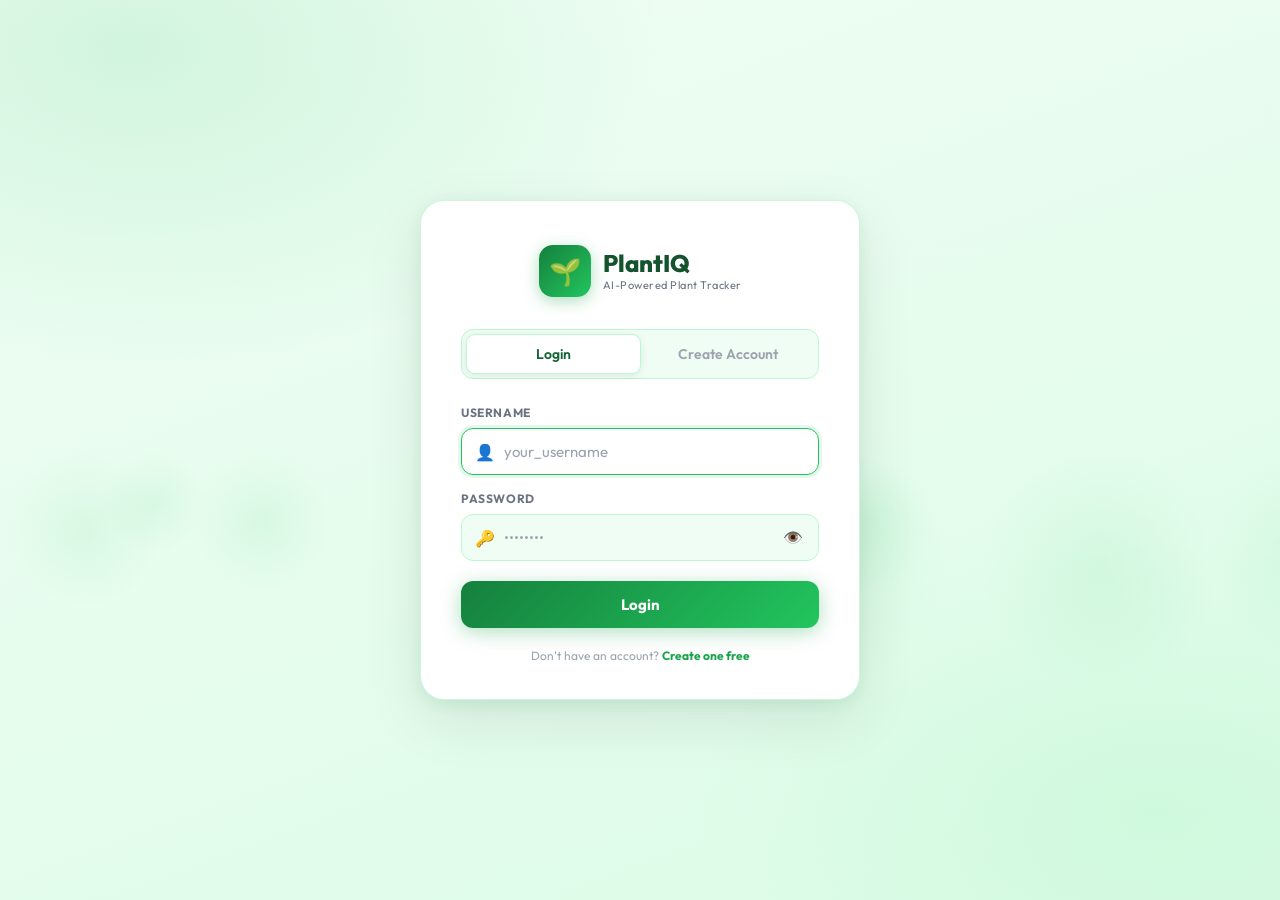
<file: index.html>
<!DOCTYPE html>
<html lang="en">

<head>
  <meta charset="UTF-8" />
  <meta name="viewport" content="width=device-width, initial-scale=1.0" />
  <meta name="description"
    content="Plant Tracking Dashboard — Real-time soil moisture, harvest alerts, AI-powered irrigation and fertilizer recommendations for your plants." />
  <title>PlantIQ — Smart Plant Tracking Dashboard</title>
  <link rel="preconnect" href="https://fonts.googleapis.com" />
  <link rel="preconnect" href="https://fonts.gstatic.com" crossorigin />
  <link
    href="https://fonts.googleapis.com/css2?family=Inter:wght@300;400;500;600;700;800&family=Outfit:wght@400;500;600;700;800&display=swap"
    rel="stylesheet" />
  <link rel="stylesheet" href="style.css" />
  <!-- Auth guard: must run before render -->
  <script src="auth.js"></script>
  <script>if (!window.Auth || !Auth.isLoggedIn()) { window.location.replace('login.html'); }</script>
</head>

<body>

  <!-- Animated background particles -->
  <div class="bg-particles" id="bgParticles"></div>

  <!-- ===== SIDEBAR ===== -->
  <aside class="sidebar" id="sidebar">
    <div class="sidebar-logo">
      <div class="logo-icon">🌿</div>
      <span class="logo-text">PlantIQ</span>
    </div>

    <nav class="sidebar-nav">
      <a href="#" class="nav-item active" data-section="dashboard" id="navDashboard">
        <span class="nav-icon">📊</span>
        <span class="nav-label">Dashboard</span>
      </a>
      <a href="#" class="nav-item" data-section="soil" id="navSoil">
        <span class="nav-icon">🌱</span>
        <span class="nav-label">Soil Monitor</span>
      </a>
      <a href="#" class="nav-item" data-section="alerts" id="navAlerts">
        <span class="nav-icon">🔔</span>
        <span class="nav-label">Alerts</span>
        <span class="nav-badge" id="alertBadge">0</span>
      </a>
      <a href="#" class="nav-item" data-section="harvest" id="navHarvest">
        <span class="nav-icon">🌾</span>
        <span class="nav-label">Harvest</span>
      </a>
      <a href="#" class="nav-item" data-section="diary" id="navDiary">
        <span class="nav-icon">📔</span>
        <span class="nav-label">Diary</span>
        <span class="nav-badge" id="diaryBadge" style="display:none">0</span>
      </a>
    </nav>

    <div class="sidebar-footer">
      <div class="last-updated" id="lastUpdated">
        <span class="lu-icon">🕐</span>
        <span class="lu-text">Not synced yet</span>
      </div>
    </div>
  </aside>

  <!-- ===== MAIN CONTENT ===== -->
  <main class="main-content">

    <!-- TOP BAR -->
    <header class="topbar">
      <div class="topbar-left">
        <button class="menu-toggle" id="menuToggle" aria-label="Toggle sidebar">☰</button>
        <div class="page-title">
          <h1 id="pageTitle">Dashboard</h1>
          <span class="page-subtitle" id="pageSubtitle">Monitor your plants in real-time</span>
        </div>
      </div>
      <div class="topbar-right">
        <!-- Plant Selector Dropdown -->
        <div class="dropdown-wrap" id="plantDropdownWrap">
          <label class="dropdown-label">🌿 Plant Type</label>
          <div class="custom-select" id="plantSelectWrapper">
            <div class="select-selected" id="plantSelected">Tomatoes</div>
            <div class="select-options" id="plantOptions">
              <div class="select-option active" data-value="tomato">🍅 Tomatoes</div>
              <div class="select-option" data-value="pepper">🌶️ Peppers</div>
              <div class="select-option" data-value="lettuce">🥬 Lettuce</div>
              <div class="select-option" data-value="wheat">🌾 Wheat</div>
              <div class="select-option" data-value="corn">🌽 Corn</div>
              <div class="select-option" data-value="rice">🌾 Rice</div>
              <div class="select-option" data-value="herbs">🌿 Herbs</div>
            </div>
          </div>
        </div>

        <!-- Soil Selector Dropdown -->
        <div class="dropdown-wrap" id="soilDropdownWrap">
          <label class="dropdown-label">🪨 Soil Type</label>
          <div class="custom-select" id="soilSelectWrapper">
            <div class="select-selected" id="soilSelected">Loamy</div>
            <div class="select-options" id="soilOptions">
              <div class="select-option active" data-value="loamy">🟤 Loamy</div>
              <div class="select-option" data-value="sandy">🟡 Sandy</div>
              <div class="select-option" data-value="clay">🔴 Clay</div>
              <div class="select-option" data-value="silty">⚫ Silty</div>
              <div class="select-option" data-value="peaty">🟢 Peaty</div>
              <div class="select-option" data-value="chalky">⚪ Chalky</div>
            </div>
          </div>
        </div>

        <!-- Manual Weather Entry Button -->
        <button class="geo-btn" id="geoBtn" title="Enter your local weather data manually">
          <span class="geo-icon" id="geoIcon">🌤️</span>
          <span class="geo-text" id="geoBtnText">Enter Weather</span>
          <span class="geo-pulse" id="geoPulse"></span>
        </button>

        <!-- User Badge -->
        <div class="user-badge" id="userBadge">
          <span class="user-avatar">👤</span>
          <span class="user-name" id="userNameDisplay">User</span>
          <button class="logout-btn" id="logoutBtn" title="Logout"
            onclick="if(window.Auth){ Auth.logout(); }">Logout</button>
        </div>
      </div>
    </header>

    <!-- CONTENT SECTIONS -->
    <div class="content-body">

      <!-- ===== DASHBOARD SECTION ===== -->
      <section class="section active" id="sectionDashboard">

        <!-- Location Banner -->
        <div class="location-banner" id="locationBanner" style="display:none">
          <span class="loc-icon">🌍</span>
          <span class="loc-text" id="locationText">Weather data entered</span>
          <div class="loc-coords" id="locationCoords"></div>
          <button class="loc-edit-btn" id="locEditBtn" title="Edit weather data">✏️ Edit</button>
        </div>

        <!-- Weather Cards Row -->
        <div class="weather-row" id="weatherRow" style="display:none">
          <div class="weather-card" id="wc-temp">
            <div class="wc-icon">🌡️</div>
            <div class="wc-value" id="wTemp">--</div>
            <div class="wc-label">Temperature</div>
          </div>
          <div class="weather-card" id="wc-humidity">
            <div class="wc-icon">💧</div>
            <div class="wc-value" id="wHumidity">--</div>
            <div class="wc-label">Humidity</div>
          </div>
          <div class="weather-card" id="wc-rain">
            <div class="wc-icon">🌧️</div>
            <div class="wc-value" id="wRain">--</div>
            <div class="wc-label">Rainfall</div>
          </div>
          <div class="weather-card" id="wc-uv">
            <div class="wc-icon">☀️</div>
            <div class="wc-value" id="wUV">--</div>
            <div class="wc-label">UV Index</div>
          </div>
          <div class="weather-card" id="wc-wind">
            <div class="wc-icon">💨</div>
            <div class="wc-value" id="wWind">--</div>
            <div class="wc-label">Wind Speed</div>
          </div>
          <div class="weather-card" id="wc-et">
            <div class="wc-icon">📈</div>
            <div class="wc-value" id="wET">--</div>
            <div class="wc-label">Evapotransp.</div>
          </div>
        </div>

        <!-- Main Dashboard Grid -->
        <div class="dashboard-grid">

          <!-- Soil Moisture Gauge -->
          <div class="dash-card card-moisture" id="cardMoisture">
            <div class="card-header">
              <h2 class="card-title">🌱 Soil Moisture</h2>
              <span class="card-live-badge">LIVE ESTIMATE</span>
            </div>
            <div class="gauge-container">
              <svg class="gauge-svg" viewBox="0 0 200 120" id="moistureGaugeSVG">
                <defs>
                  <linearGradient id="gaugeGrad" x1="0%" y1="0%" x2="100%" y2="0%">
                    <stop offset="0%" style="stop-color:#ef4444" />
                    <stop offset="33%" style="stop-color:#f59e0b" />
                    <stop offset="66%" style="stop-color:#22c55e" />
                    <stop offset="100%" style="stop-color:#0ea5e9" />
                  </linearGradient>
                </defs>
                <!-- Background arc -->
                <path d="M 20 100 A 80 80 0 0 1 180 100" fill="none" stroke="rgba(255,255,255,0.1)" stroke-width="16"
                  stroke-linecap="round" />
                <!-- Value arc -->
                <path id="gaugeArc" d="M 20 100 A 80 80 0 0 1 180 100" fill="none" stroke="url(#gaugeGrad)"
                  stroke-width="16" stroke-linecap="round" stroke-dasharray="0 251" />
                <!-- Needle -->
                <line id="gaugeNeedle" x1="100" y1="100" x2="100" y2="30" stroke="white" stroke-width="3"
                  stroke-linecap="round" transform="rotate(-90, 100, 100)" />
                <circle cx="100" cy="100" r="6" fill="white" />
              </svg>
              <div class="gauge-center">
                <div class="gauge-value" id="moistureValue">--</div>
                <div class="gauge-unit">% moisture</div>
              </div>
            </div>
            <div class="moisture-bands">
              <span class="band dry">Dry</span>
              <span class="band low">Low</span>
              <span class="band optimal">Optimal</span>
              <span class="band wet">Saturated</span>
            </div>
            <div class="moisture-status" id="moistureStatus">
              <span class="status-dot" id="moistureDot"></span>
              <span id="moistureStatusText">Waiting for weather data…</span>
            </div>
          </div>

          <!-- Harvest Status Card -->
          <div class="dash-card card-harvest" id="cardHarvest">
            <div class="card-header">
              <h2 class="card-title">🌾 Harvest Status</h2>
            </div>
            <div class="harvest-center" id="harvestCenter">
              <div class="harvest-ring" id="harvestRing">
                <div class="harvest-icon" id="harvestIcon">🌱</div>
              </div>
              <div class="harvest-stage" id="harvestStage">Select plant &amp; get weather</div>
              <div class="harvest-progress-wrap">
                <div class="harvest-progress-bar">
                  <div class="harvest-progress-fill" id="harvestFill" style="width:0%"></div>
                </div>
                <div class="harvest-pct" id="harvestPct">0%</div>
              </div>
              <div class="harvest-days" id="harvestDays">-- days to harvest</div>
            </div>
            <div class="harvest-alerts-list" id="harvestAlertsList"></div>
          </div>

          <!-- AI Recommendations Panel -->
          <div class="dash-card card-alerts" id="cardAlerts">
            <div class="card-header">
              <h2 class="card-title">🤖 AI Recommendations</h2>
              <span class="card-live-badge alert-badge-count" id="alertCount">0 actions</span>
            </div>
            <div class="alerts-empty" id="alertsEmpty">
              <div class="empty-icon">📡</div>
              <p>Click <strong>Enter Weather</strong> to input your local conditions and generate AI recommendations.
              </p>
            </div>
            <div class="alerts-list" id="alertsList"></div>
            <!-- AI Summary Panel (Farmer-Friendly) -->
            <div class="ai-engine-panel" id="aiEnginePanel" style="display:none">
              <div class="aep-header">
                <span class="aep-title">🧠 How the AI decided</span>
                <span class="aep-badge">AI ACTIVE</span>
              </div>

              <!-- 3 Decision Boxes -->
              <div class="aep-decisions">
                <div class="aep-decision-box" id="aepIrrBox">
                  <div class="aep-dec-icon">💧</div>
                  <div class="aep-dec-label">Watering</div>
                  <div class="aep-dec-val" id="aepIrrLabel">--</div>
                </div>
                <div class="aep-decision-box" id="aepFertBox">
                  <div class="aep-dec-icon">🧪</div>
                  <div class="aep-dec-label">Fertilizer</div>
                  <div class="aep-dec-val" id="aepFertLabel">--</div>
                </div>
                <div class="aep-decision-box aep-yield-box">
                  <div class="aep-dec-icon">📈</div>
                  <div class="aep-dec-label">Crop Benefit</div>
                  <div class="aep-dec-val" id="aepYield">--</div>
                </div>
              </div>

              <!-- Key Factor -->
              <div class="aep-keyfactor">
                <span class="aep-kf-label">🔍 Main factor checked:</span>
                <span class="aep-kf-val" id="aepFeature">--</span>
              </div>

              <!-- AI Confidence Bar -->
              <div class="aep-confidence">
                <div class="aep-conf-row">
                  <span class="aep-conf-label">AI Confidence</span>
                  <span class="aep-conf-pct" id="aepConfPct">--%</span>
                </div>
                <div class="aep-conf-bar">
                  <div class="aep-conf-fill" id="aepConfFill" style="width:0%"></div>
                </div>
              </div>

              <!-- Steps AI Checked -->
              <div class="aep-steps-wrap">
                <div class="aep-steps-label">✅ Steps the AI checked:</div>
                <div class="aep-steps" id="aepPath">--</div>
              </div>

              <!-- Trained on -->
              <div class="aep-trained">
                🌾 AI trained on <strong id="aepSamples">--</strong> real farm records
              </div>
            </div>

            <!-- Save to Diary button -->
            <div class="save-diary-wrap" id="saveDiaryWrap" style="display:none">
              <button class="save-diary-btn" id="saveDiaryBtn">
                📔 Save to Diary
              </button>
            </div>
          </div>

        </div><!-- /dashboard-grid -->

        <!-- Placeholder when no data -->
        <div class="no-data-hint" id="noDataHint">
          <div class="hint-graphic">🌿</div>
          <h2>Welcome to PlantIQ</h2>
          <p>Select your plant &amp; soil type, then tap <strong>Enter Weather</strong> to input your local conditions
            and begin monitoring.</p>
          <button class="hint-geo-btn" id="hintGeoBtn">
            <span>🌤️</span> Enter Weather Data
          </button>
        </div>

      </section>

      <!-- ===== SOIL MONITOR SECTION ===== -->
      <section class="section" id="sectionSoil">
        <div class="section-header">
          <h2>🌱 Soil Monitor</h2>
          <p>Detailed soil moisture analysis & recommendations</p>
        </div>
        <div class="soil-grid" id="soilGrid">
          <div class="soil-card" id="soilMoistureDetail">
            <div class="soil-icon">💧</div>
            <div class="soil-title">Moisture Level</div>
            <div class="soil-value" id="soilMoistureBig">--%</div>
            <div class="soil-desc" id="soilMoistureDesc">Get weather data to estimate</div>
          </div>
          <div class="soil-card" id="soilTempCard">
            <div class="soil-icon">🌡️</div>
            <div class="soil-title">Soil Temp (Est.)</div>
            <div class="soil-value" id="soilTempBig">--°C</div>
            <div class="soil-desc" id="soilTempDesc">Based on air temperature</div>
          </div>
          <div class="soil-card" id="soilHealthCard">
            <div class="soil-icon">❤️</div>
            <div class="soil-title">Soil Health Score</div>
            <div class="soil-value" id="soilHealthBig">--/10</div>
            <div class="soil-desc" id="soilHealthDesc">Composite score</div>
          </div>
          <div class="soil-card" id="soilNPKCard">
            <div class="soil-icon">🧪</div>
            <div class="soil-title">Estimated NPK Need</div>
            <div class="soil-value npk" id="soilNPKBig">N -- P -- K --</div>
            <div class="soil-desc" id="soilNPKDesc">Fertilizer requirement</div>
          </div>
        </div>
        <div class="soil-timeline" id="soilTimeline">
          <h3>📅 Soil Condition Forecast</h3>
          <div class="timeline-grid" id="timelineGrid"></div>
        </div>
      </section>

      <!-- ===== ALERTS SECTION ===== -->
      <section class="section" id="sectionAlerts">
        <div class="section-header">
          <h2>🔔 All Alerts & Actions</h2>
          <p>Complete irrigation, fertilizer, and plant health recommendations</p>
        </div>
        <div class="full-alerts-list" id="fullAlertsList">
          <div class="alerts-empty">
            <div class="empty-icon">📡</div>
            <p>No alerts yet. Click <strong>Enter Weather</strong> to input conditions and generate recommendations.</p>
          </div>
        </div>
      </section>

      <!-- ===== HARVEST SECTION ===== -->
      <section class="section" id="sectionHarvest">
        <div class="section-header">
          <h2>🌾 Harvest Planning</h2>
          <p>Track readiness and plan your harvest schedule</p>
        </div>
        <div class="harvest-detail-grid" id="harvestDetailGrid">
          <div class="hd-card">
            <div class="hd-label">Plant Type</div>
            <div class="hd-value" id="hdPlantType">Tomatoes</div>
          </div>
          <div class="hd-card">
            <div class="hd-label">Growth Stage</div>
            <div class="hd-value" id="hdStage">--</div>
          </div>
          <div class="hd-card">
            <div class="hd-label">Readiness</div>
            <div class="hd-value" id="hdReadiness">--</div>
          </div>
          <div class="hd-card">
            <div class="hd-label">Est. Days to Harvest</div>
            <div class="hd-value" id="hdDays">--</div>
          </div>
        </div>
        <div class="harvest-tips" id="harvestTips">
          <h3>💡 Harvest Tips for <span id="harvestTipsPlant">your plant</span></h3>
          <div class="tips-list" id="tipsList"></div>
        </div>
      </section>

      <!-- ===== DIARY SECTION ===== -->
      <section class="section" id="sectionDiary">
        <div class="section-header">
          <h2>📔 Crop Diary</h2>
          <p>Your daily log of crop condition checks</p>
        </div>
        <div class="diary-toolbar">
          <span class="diary-stat-text" id="diaryEntryCount">0 entries</span>
          <button class="diary-clear-btn" id="diaryClearBtn">🗑️ Clear All</button>
        </div>
        <div class="diary-entries" id="diaryEntries"></div>
      </section>

    </div><!-- /content-body -->
  </main>

  <!-- ===== WEATHER INPUT MODAL ===== -->
  <div class="modal-overlay" id="weatherModal" style="display:none">
    <div class="modal-card" id="weatherModalCard">
      <div class="modal-header">
        <div class="modal-title-wrap">
          <span class="modal-icon">🌤️</span>
          <div>
            <h2 class="modal-title">Enter Weather Data</h2>
            <p class="modal-sub">Input your local conditions to get AI-powered plant recommendations</p>
          </div>
        </div>
        <button class="modal-close" id="modalClose" aria-label="Close">✕</button>
      </div>

      <div class="modal-body">
        <!-- Location Name -->
        <div class="form-row full">
          <label class="form-label" for="inputLocation">📍 Location Name</label>
          <input class="form-input" type="text" id="inputLocation" placeholder="e.g. New Delhi, Mumbai, My Farm…" required />
        </div>

        <div class="form-grid">
          <!-- Temperature -->
          <div class="form-group">
            <label class="form-label" for="inputTemp">
              🌡️ Temperature
              <span class="form-unit">°C</span>
            </label>
            <input class="form-input" type="number" id="inputTemp" placeholder="e.g. 28" min="-20" max="60"
              step="0.1" />
            <div class="form-hint">Current air temperature</div>
          </div>

          <!-- Humidity -->
          <div class="form-group">
            <label class="form-label" for="inputHumidity">
              💧 Humidity
              <span class="form-unit">%</span>
            </label>
            <input class="form-input" type="number" id="inputHumidity" placeholder="e.g. 65" min="0" max="100"
              step="1" />
            <div class="form-hint">Relative humidity %</div>
          </div>

          <!-- Rainfall -->
          <div class="form-group">
            <label class="form-label" for="inputRain">
              🌧️ Rainfall
              <span class="form-unit">mm</span>
            </label>
            <input class="form-input" type="number" id="inputRain" placeholder="e.g. 5" min="0" max="500" step="0.1" />
            <div class="form-hint">Total today / last 24h</div>
          </div>

          <!-- UV Index -->
          <div class="form-group">
            <label class="form-label" for="inputUV">
              ☀️ UV Index
              <span class="form-unit">0–12</span>
            </label>
            <input class="form-input" type="number" id="inputUV" placeholder="e.g. 6" min="0" max="12" step="0.1" />
            <div class="form-hint">Solar UV index value</div>
          </div>

          <!-- Wind Speed -->
          <div class="form-group">
            <label class="form-label" for="inputWind">
              💨 Wind Speed
              <span class="form-unit">km/h</span>
            </label>
            <input class="form-input" type="number" id="inputWind" placeholder="e.g. 15" min="0" max="200" step="1" />
            <div class="form-hint">Current wind speed</div>
          </div>

          <!-- Evapotranspiration -->
          <div class="form-group">
            <label class="form-label" for="inputET">
              📈 Evapotranspiration
              <span class="form-unit">mm/day</span>
            </label>
            <input class="form-input" type="number" id="inputET" placeholder="e.g. 4" min="0" max="20" step="0.1" />
            <div class="form-hint">Leave blank to auto-estimate</div>
          </div>
        </div>

        <!-- Quick Presets -->
        <div class="presets-section">
          <div class="presets-label">⚡ Quick Presets</div>
          <div class="presets-row">
            <button class="preset-btn" data-preset="hot-dry">🔥 Hot &amp; Dry</button>
            <button class="preset-btn" data-preset="warm-humid">🌿 Warm &amp; Humid</button>
            <button class="preset-btn" data-preset="cool-rainy">🌧️ Cool &amp; Rainy</button>
            <button class="preset-btn" data-preset="mild-clear">☀️ Mild &amp; Clear</button>
            <button class="preset-btn" data-preset="winter">❄️ Winter Cold</button>
          </div>
        </div>

        <!-- Error message -->
        <div class="form-error" id="formError" style="display:none"></div>
      </div>

      <div class="modal-footer">
        <button class="btn-cancel" id="btnCancel">Cancel</button>
        <button class="btn-apply" id="btnApply">
          <span>🌱</span> Apply &amp; Analyse
        </button>
      </div>
    </div>
  </div>



  <!-- ===== DIARY NOTES MODAL ===== -->
  <div class="diary-modal-backdrop" id="diaryModalBackdrop" style="display:none">
    <div class="diary-modal" id="diaryModal">
      <div class="diary-modal-header">
        <span>📔 Save to Diary</span>
        <button class="diary-modal-close" id="diaryModalClose">✕</button>
      </div>
      <div class="diary-modal-snapshot" id="diaryModalSnapshot"></div>
      <div class="diary-modal-field">
        <label class="diary-modal-label">Personal Notes <span style="opacity:.5">(optional)</span></label>
        <textarea id="diaryNotesInput" class="diary-modal-textarea"
          placeholder="How did the crop look today? Any observations, pest sightings, actions taken…" rows="4"
          maxlength="600"></textarea>
        <div class="diary-modal-charcount"><span id="diaryCharCount">0</span> / 600</div>
      </div>
      <button class="diary-modal-save" id="diaryModalSave">💾 Save Entry</button>
    </div>
  </div>

  <!-- ===== TOAST NOTIFICATIONS ===== -->
  <div class="toast-container" id="toastContainer"></div>

  <script src="crop_dataset.js"></script>
  <script src="ai_engine.js"></script>
  <script src="diary.js"></script>
  <script src="app.js"></script>
</body>

</html>
</file>
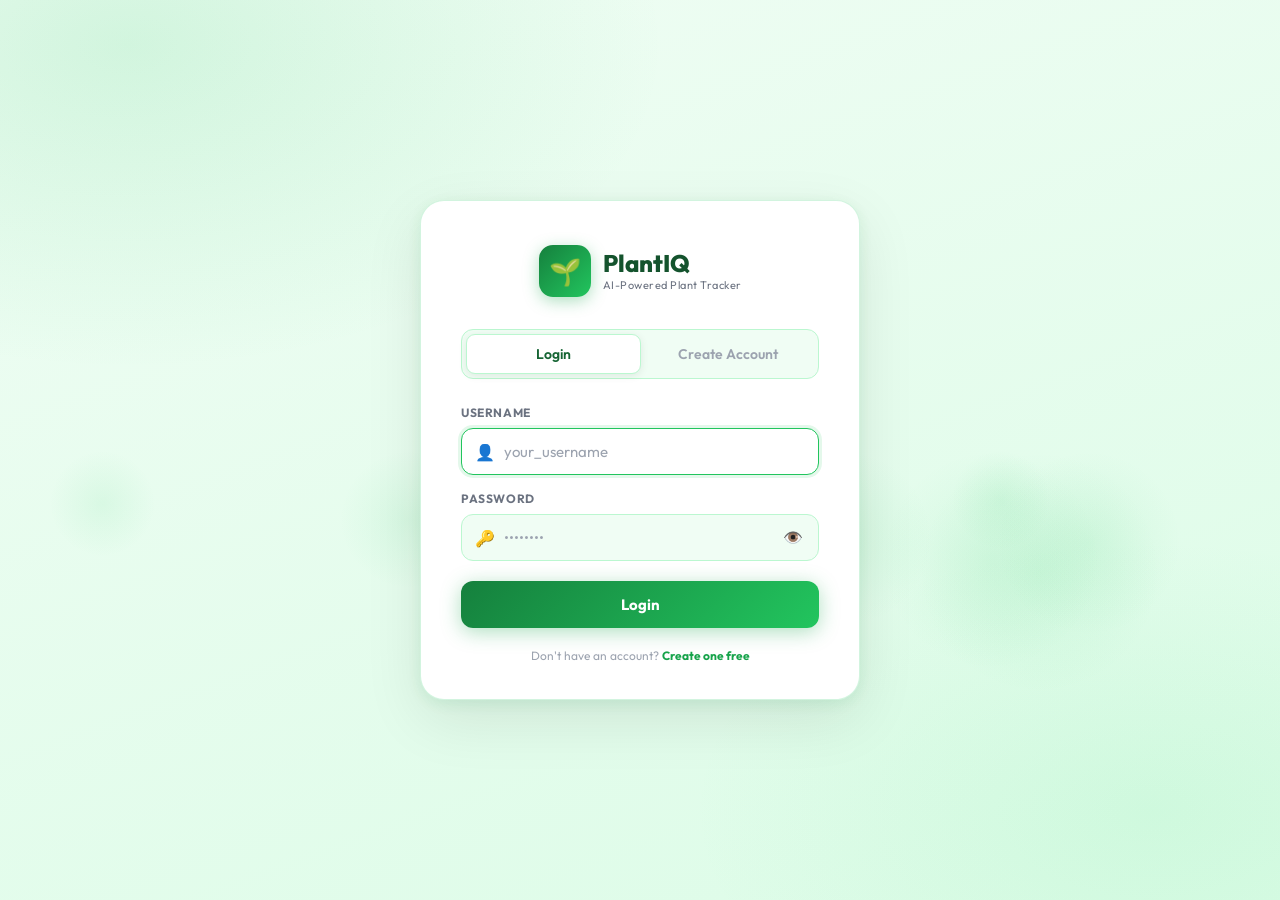
<file: login.html>
<!DOCTYPE html>
<html lang="en">

<head>
  <meta charset="UTF-8">
  <meta name="viewport" content="width=device-width, initial-scale=1.0">
  <title>PlantIQ — Login</title>
  <meta name="description" content="Log in to PlantIQ — your AI-powered plant tracking dashboard">
  <link rel="preconnect" href="https://fonts.googleapis.com">
  <link href="https://fonts.googleapis.com/css2?family=Outfit:wght@300;400;500;600;700;800&display=swap"
    rel="stylesheet">
  <style>
    *,
    *::before,
    *::after {
      box-sizing: border-box;
      margin: 0;
      padding: 0;
    }

    :root {
      --green-100: #dcfce7;
      --green-200: #bbf7d0;
      --green-300: #86efac;
      --green-600: #16a34a;
      --green-700: #15803d;
      --green-800: #166534;
      --green-900: #14532d;
      --spring: cubic-bezier(0.34, 1.56, 0.64, 1);
    }

    body {
      font-family: 'Outfit', sans-serif;
      background: #f0fdf4;
      min-height: 100vh;
      display: flex;
      align-items: center;
      justify-content: center;
      overflow: hidden;
      position: relative;
    }

    .bg-layer {
      position: fixed;
      inset: 0;
      z-index: 0;
      background:
        radial-gradient(ellipse 70% 60% at 10% 5%, rgba(34, 197, 94, 0.14) 0%, transparent 60%),
        radial-gradient(ellipse 60% 50% at 90% 90%, rgba(74, 222, 128, 0.10) 0%, transparent 60%),
        linear-gradient(160deg, #f0fdf4 0%, #dcfce7 100%);
    }

    .particle {
      position: fixed;
      border-radius: 50%;
      background: radial-gradient(circle, rgba(34, 197, 94, 0.08), transparent 70%);
      animation: floatUp linear infinite;
      pointer-events: none;
    }

    @keyframes floatUp {
      0% {
        transform: translateY(110vh) scale(0.8);
        opacity: 0;
      }

      10% {
        opacity: 1;
      }

      90% {
        opacity: 0.4;
      }

      100% {
        transform: translateY(-20vh) scale(1.1);
        opacity: 0;
      }
    }

    .login-card {
      position: relative;
      z-index: 10;
      width: 100%;
      max-width: 440px;
      background: #ffffff;
      border: 1.5px solid rgba(34, 197, 94, 0.2);
      border-radius: 24px;
      padding: 44px 40px 36px;
      box-shadow: 0 20px 60px rgba(0, 0, 0, 0.09), 0 4px 16px rgba(22, 163, 74, 0.1);
      animation: cardIn 0.5s var(--spring);
    }

    @keyframes cardIn {
      from {
        opacity: 0;
        transform: translateY(28px) scale(0.97);
      }

      to {
        opacity: 1;
        transform: none;
      }
    }

    .logo {
      display: flex;
      align-items: center;
      gap: 12px;
      justify-content: center;
      margin-bottom: 32px;
    }

    .logo-icon {
      width: 52px;
      height: 52px;
      background: linear-gradient(135deg, #15803d, #22c55e);
      border-radius: 14px;
      display: flex;
      align-items: center;
      justify-content: center;
      font-size: 26px;
      box-shadow: 0 4px 16px rgba(22, 163, 74, 0.35);
    }

    .logo-text {
      text-align: left;
    }

    .logo-name {
      font-size: 24px;
      font-weight: 800;
      color: var(--green-900);
      line-height: 1;
    }

    .logo-tagline {
      font-size: 11px;
      color: #6b7280;
      letter-spacing: 0.5px;
      margin-top: 3px;
    }

    .tab-switcher {
      display: flex;
      background: #f0fdf4;
      border: 1.5px solid var(--green-200);
      border-radius: 12px;
      padding: 4px;
      margin-bottom: 26px;
    }

    .tab-btn {
      flex: 1;
      padding: 10px;
      border: none;
      background: transparent;
      color: #9ca3af;
      font-family: inherit;
      font-size: 14px;
      font-weight: 600;
      border-radius: 9px;
      cursor: pointer;
      transition: all 0.25s;
    }

    .tab-btn.active {
      background: #ffffff;
      color: var(--green-800);
      border: 1.5px solid var(--green-200);
      box-shadow: 0 2px 8px rgba(0, 0, 0, 0.08);
    }

    .form-group {
      margin-bottom: 16px;
    }

    .form-label {
      display: block;
      font-size: 12px;
      font-weight: 700;
      color: #6b7280;
      text-transform: uppercase;
      letter-spacing: 0.6px;
      margin-bottom: 8px;
    }

    .input-wrap {
      position: relative;
      display: flex;
      align-items: center;
    }

    .input-icon {
      position: absolute;
      left: 14px;
      font-size: 16px;
      pointer-events: none;
      color: #9ca3af;
    }

    .form-input {
      width: 100%;
      padding: 13px 14px 13px 42px;
      background: #f0fdf4;
      border: 1.5px solid var(--green-200);
      border-radius: 12px;
      color: var(--green-900);
      font-family: inherit;
      font-size: 15px;
      outline: none;
      transition: all 0.2s;
    }

    .form-input::placeholder {
      color: #9ca3af;
    }

    .form-input:focus {
      border-color: #22c55e;
      background: #ffffff;
      box-shadow: 0 0 0 3px rgba(34, 197, 94, 0.12);
    }

    .pw-toggle {
      position: absolute;
      right: 14px;
      background: none;
      border: none;
      cursor: pointer;
      color: #9ca3af;
      font-size: 16px;
      padding: 2px;
      transition: color 0.2s;
    }

    .pw-toggle:hover {
      color: var(--green-600);
    }

    .form-error {
      display: none;
      background: #fef2f2;
      border: 1.5px solid rgba(239, 68, 68, 0.3);
      color: #ef4444;
      border-radius: 10px;
      padding: 10px 14px;
      font-size: 13px;
      font-weight: 600;
      margin-bottom: 14px;
      text-align: center;
    }

    .form-success {
      display: none;
      background: var(--green-100);
      border: 1.5px solid var(--green-300);
      color: var(--green-700);
      border-radius: 10px;
      padding: 10px 14px;
      font-size: 13px;
      font-weight: 600;
      margin-bottom: 14px;
      text-align: center;
    }

    .submit-btn {
      width: 100%;
      padding: 14px;
      background: linear-gradient(135deg, #15803d, #22c55e);
      border: none;
      border-radius: 12px;
      color: #fff;
      font-family: inherit;
      font-size: 15px;
      font-weight: 700;
      cursor: pointer;
      transition: all 0.2s;
      box-shadow: 0 4px 20px rgba(22, 163, 74, 0.35);
      margin-top: 4px;
    }

    .submit-btn:hover {
      transform: translateY(-2px);
      box-shadow: 0 8px 28px rgba(22, 163, 74, 0.45);
    }

    .submit-btn:active {
      transform: translateY(0);
    }

    .submit-btn:disabled {
      opacity: 0.6;
      cursor: not-allowed;
      transform: none;
    }

    .card-footer {
      text-align: center;
      margin-top: 20px;
      font-size: 12px;
      color: #9ca3af;
    }

    .card-footer a {
      color: var(--green-600);
      cursor: pointer;
      font-weight: 700;
      text-decoration: none;
    }

    .card-footer a:hover {
      text-decoration: underline;
    }

    .data-badge {
      text-align: center;
      margin-top: 22px;
      font-size: 11px;
      color: #9ca3af;
      display: flex;
      align-items: center;
      justify-content: center;
      gap: 6px;
    }

    .data-badge::before {
      content: '🔒';
      font-size: 12px;
    }

    .spinner {
      display: inline-block;
      width: 16px;
      height: 16px;
      border: 2px solid rgba(255, 255, 255, 0.4);
      border-top-color: #fff;
      border-radius: 50%;
      animation: spin 0.6s linear infinite;
      vertical-align: middle;
      margin-right: 6px;
    }

    @keyframes spin {
      to {
        transform: rotate(360deg);
      }
    }

    @media (max-width:480px) {
      .login-card {
        margin: 16px;
        padding: 32px 20px 28px;
      }
    }
  </style>
</head>

<body>

  <div class="bg-layer"></div>
  <div id="bgParticles"></div>

  <div class="login-card">

    <div class="logo">
      <div class="logo-icon">🌱</div>
      <div class="logo-text">
        <div class="logo-name">PlantIQ</div>
        <div class="logo-tagline">AI-Powered Plant Tracker</div>
      </div>
    </div>

    <div class="tab-switcher" role="tablist">
      <button class="tab-btn active" id="tabLogin" onclick="switchTab('login')" role="tab">Login</button>
      <button class="tab-btn" id="tabRegister" onclick="switchTab('register')" role="tab">Create Account</button>
    </div>

    <div class="form-error" id="formError"></div>
    <div class="form-success" id="formSuccess"></div>

    <form id="authForm" onsubmit="handleSubmit(event)" novalidate autocomplete="off">

      <div class="form-group">
        <label class="form-label" for="inputUsername">Username</label>
        <div class="input-wrap">
          <span class="input-icon">👤</span>
          <input class="form-input" type="text" id="inputUsername" placeholder="your_username" autocomplete="username"
            maxlength="30" spellcheck="false">
        </div>
      </div>

      <div class="form-group">
        <label class="form-label" for="inputPassword">Password</label>
        <div class="input-wrap">
          <span class="input-icon">🔑</span>
          <input class="form-input" type="password" id="inputPassword" placeholder="••••••••"
            autocomplete="current-password" maxlength="64">
          <button type="button" class="pw-toggle" id="pwToggle" onclick="togglePassword()"
            title="Show/hide password">👁️</button>
        </div>
      </div>

      <button class="submit-btn" type="submit" id="submitBtn">
        <span id="submitLabel">Login</span>
      </button>

    </form>

    <div class="card-footer" id="footerHint">
      Don't have an account? <a onclick="switchTab('register')">Create one free</a>
    </div>

    


    

  </div>

  <script src="auth.js"></script>
  <script>
    'use strict';

    if (window.Auth && Auth.isLoggedIn()) {
      window.location.replace('index.html');
    }

    var currentMode = 'login';

    (function () {
      var c = document.getElementById('bgParticles');
      for (var i = 0; i < 10; i++) {
        var p = document.createElement('div');
        p.className = 'particle';
        var size = Math.random() * 180 + 80;
        p.style.cssText =
          'width:' + size + 'px;height:' + size + 'px;' +
          'left:' + Math.random() * 100 + '%;' +
          'animation-duration:' + (Math.random() * 18 + 14) + 's;' +
          'animation-delay:' + (Math.random() * 12) + 's;';
        c.appendChild(p);
      }
    })();

    function switchTab(mode) {
      currentMode = mode;
      var isReg = mode === 'register';
      document.getElementById('tabLogin').classList.toggle('active', !isReg);
      document.getElementById('tabRegister').classList.toggle('active', isReg);
      document.getElementById('submitLabel').textContent = isReg ? 'Create Account' : 'Login';
      document.getElementById('footerHint').innerHTML = isReg
        ? 'Already have an account? <a onclick="switchTab(\'login\')">Login here</a>'
        : 'Don\'t have an account? <a onclick="switchTab(\'register\')">Create one free</a>';
      clearMessages();
      document.getElementById('inputUsername').focus();
    }

    function clearMessages() {
      document.getElementById('formError').style.display = 'none';
      document.getElementById('formSuccess').style.display = 'none';
    }
    function showError(msg) { var el = document.getElementById('formError'); el.textContent = '⚠️ ' + msg; el.style.display = 'block'; }
    function showSuccess(msg) { var el = document.getElementById('formSuccess'); el.textContent = '✅ ' + msg; el.style.display = 'block'; }

    function togglePassword() {
      var input = document.getElementById('inputPassword');
      var btn = document.getElementById('pwToggle');
      if (input.type === 'password') { input.type = 'text'; btn.textContent = '🙈'; }
      else { input.type = 'password'; btn.textContent = '👁️'; }
    }

    function setLoading(loading) {
      var btn = document.getElementById('submitBtn');
      btn.disabled = loading;
      document.getElementById('submitLabel').innerHTML = loading
        ? '<span class="spinner"></span> Please wait…'
        : (currentMode === 'register' ? 'Create Account' : 'Login');
    }

    function handleSubmit(e) {
      e.preventDefault();
      clearMessages();
      var username = document.getElementById('inputUsername').value.trim();
      var password = document.getElementById('inputPassword').value;
      if (!username) { showError('Please enter your username'); return; }
      if (!password) { showError('Please enter your password'); return; }
      setLoading(true);
      setTimeout(function () {
        var result = currentMode === 'register'
          ? Auth.register(username, password)
          : Auth.login(username, password);
        setLoading(false);
        if (result.ok) {
          showSuccess(currentMode === 'register'
            ? 'Account created! Redirecting…'
            : 'Welcome back, ' + result.username + '!');
          setTimeout(function () { window.location.replace('index.html'); }, 700);
        } else {
          showError(result.msg);
        }
      }, 300);
    }

    document.getElementById('inputUsername').focus();
  </script>
</body>

</html>
</file>
<file: style.css>
/* =====================================================
   PLANTIQ — LIGHT THEME
   Forest Green Sidebar · White Cards · Smooth Animations
   ===================================================== */

/* ─── RESET ──────────────────────────────────────────── */
*, *::before, *::after { box-sizing: border-box; margin: 0; padding: 0; }

:root {
  --green-50:  #f0fdf4;
  --green-100: #dcfce7;
  --green-200: #bbf7d0;
  --green-300: #86efac;
  --green-400: #4ade80;
  --green-500: #22c55e;
  --green-600: #16a34a;
  --green-700: #15803d;
  --green-800: #166534;
  --green-900: #14532d;
  --amber-400: #fbbf24;
  --amber-500: #f59e0b;
  --red-400:   #f87171;
  --red-500:   #ef4444;
  --blue-400:  #60a5fa;

  --sidebar-w:   240px;
  --topbar-h:    64px;
  --radius-sm:   8px;
  --radius-md:   14px;
  --radius-lg:   20px;
  --radius-xl:   28px;

  --bg-page:    #f0fdf4;
  --bg-surface: #ffffff;
  --sidebar-bg: #15803d;
  --sidebar-dark: #14532d;

  --text-primary:   #14532d;
  --text-secondary: #374151;
  --text-muted:     #6b7280;

  --border:      rgba(22,163,74,0.15);
  --border-card: rgba(0,0,0,0.07);

  --shadow-sm:  0 2px 8px rgba(0,0,0,0.07), 0 1px 2px rgba(0,0,0,0.04);
  --shadow-md:  0 4px 20px rgba(0,0,0,0.09), 0 2px 6px rgba(0,0,0,0.04);
  --shadow-lg:  0 8px 40px rgba(0,0,0,0.11), 0 4px 12px rgba(0,0,0,0.05);
  --shadow-glow: 0 4px 20px rgba(22,163,74,0.3);

  --spring: cubic-bezier(0.34,1.56,0.64,1);
  --ease:   cubic-bezier(0.4,0,0.2,1);
}

/* ─── BASE ───────────────────────────────────────────── */
html { font-size: 16px; scroll-behavior: smooth; }

body {
  font-family: 'Outfit', 'Inter', sans-serif;
  background: var(--bg-page);
  color: var(--text-secondary);
  min-height: 100vh;
  overflow-x: hidden;
  -webkit-font-smoothing: antialiased;
}

a { text-decoration: none; color: inherit; }
button { cursor: pointer; font-family: inherit; }
input, textarea, select { font-family: inherit; }

/* ─── BG PARTICLES (subtle) ──────────────────────────── */
.bg-particles {
  position: fixed; inset: 0; pointer-events: none; z-index: 0; overflow: hidden;
}
.bg-particles::before {
  content: '';
  position: absolute;
  width: 600px; height: 600px;
  border-radius: 50%;
  background: radial-gradient(circle, rgba(34,197,94,0.07) 0%, transparent 70%);
  top: -200px; right: -200px;
  animation: floatBlob 18s ease-in-out infinite alternate;
}
.bg-particles::after {
  content: '';
  position: absolute;
  width: 400px; height: 400px;
  border-radius: 50%;
  background: radial-gradient(circle, rgba(74,222,128,0.06) 0%, transparent 70%);
  bottom: -100px; left: 30%;
  animation: floatBlob 24s ease-in-out infinite alternate-reverse;
}
@keyframes floatBlob {
  from { transform: translate(0,0) scale(1); }
  to   { transform: translate(30px,20px) scale(1.08); }
}

/* ─── LAYOUT ─────────────────────────────────────────── */
.sidebar {
  position: fixed; left: 0; top: 0; bottom: 0;
  width: var(--sidebar-w);
  background: linear-gradient(180deg, var(--sidebar-bg) 0%, var(--sidebar-dark) 100%);
  display: flex; flex-direction: column;
  z-index: 100;
  box-shadow: 4px 0 24px rgba(0,0,0,0.12);
  transition: transform 0.3s var(--ease);
}

.main-content {
  margin-left: var(--sidebar-w);
  min-height: 100vh;
  display: flex; flex-direction: column;
  position: relative; z-index: 1;
  transition: margin-left 0.3s var(--ease);
}

/* ─── SIDEBAR LOGO ───────────────────────────────────── */
.sidebar-logo {
  display: flex; align-items: center; gap: 12px;
  padding: 24px 20px 20px;
  border-bottom: 1px solid rgba(255,255,255,0.1);
}
.logo-icon {
  width: 40px; height: 40px;
  background: rgba(255,255,255,0.15);
  border-radius: 12px;
  display: flex; align-items: center; justify-content: center;
  font-size: 20px;
  border: 1px solid rgba(255,255,255,0.2);
}
.logo-text {
  font-size: 20px; font-weight: 800;
  color: #ffffff; letter-spacing: -0.3px;
}

/* ─── SIDEBAR NAV ────────────────────────────────────── */
.sidebar-nav {
  flex: 1; padding: 16px 12px;
  display: flex; flex-direction: column; gap: 4px;
}

.nav-item {
  display: flex; align-items: center; gap: 12px;
  padding: 11px 14px;
  border-radius: var(--radius-sm);
  color: rgba(240,253,244,0.7);
  font-size: 14px; font-weight: 500;
  transition: all 0.2s var(--ease);
  position: relative;
}
.nav-item:hover {
  background: rgba(255,255,255,0.1);
  color: #ffffff;
  transform: translateX(3px);
}
.nav-item.active {
  background: rgba(255,255,255,0.18);
  color: #ffffff;
  font-weight: 700;
  box-shadow: 0 2px 8px rgba(0,0,0,0.15);
}
.nav-item.active::before {
  content: '';
  position: absolute; left: 0; top: 50%;
  transform: translateY(-50%);
  width: 3px; height: 60%;
  background: var(--green-300);
  border-radius: 0 4px 4px 0;
}
.nav-icon { font-size: 18px; width: 22px; text-align: center; flex-shrink: 0; }
.nav-label { flex: 1; }
.nav-badge {
  background: var(--green-400);
  color: var(--green-900);
  font-size: 10px; font-weight: 800;
  padding: 2px 7px; border-radius: 20px; min-width: 20px;
  text-align: center;
}

/* ─── SIDEBAR FOOTER ─────────────────────────────────── */
.sidebar-footer {
  padding: 16px;
  border-top: 1px solid rgba(255,255,255,0.1);
}
.last-updated {
  display: flex; align-items: center; gap: 8px;
  font-size: 11px; color: rgba(240,253,244,0.5);
}
.lu-icon { font-size: 14px; }

/* ─── TOPBAR ─────────────────────────────────────────── */
.topbar {
  height: var(--topbar-h);
  background: var(--bg-surface);
  border-bottom: 1px solid var(--border-card);
  display: flex; align-items: center; justify-content: space-between;
  padding: 0 24px;
  position: sticky; top: 0; z-index: 50;
  box-shadow: var(--shadow-sm);
}
.topbar-left { display: flex; align-items: center; gap: 14px; }
.topbar-right { display: flex; align-items: center; gap: 12px; }

.menu-toggle {
  display: none;
  width: 36px; height: 36px;
  background: var(--green-50); border: 1px solid var(--border);
  border-radius: var(--radius-sm); font-size: 18px;
  align-items: center; justify-content: center;
  color: var(--green-700); transition: all 0.2s;
}
.menu-toggle:hover { background: var(--green-100); }

.page-title h1 {
  font-size: 20px; font-weight: 800;
  color: var(--text-primary); line-height: 1;
}
.page-subtitle {
  font-size: 12px; color: var(--text-muted); margin-top: 2px; display: block;
}

/* ─── DROPDOWN SELECTS ───────────────────────────────── */
.dropdown-wrap { display: flex; flex-direction: column; gap: 3px; }
.dropdown-label { font-size: 10px; font-weight: 700; color: var(--text-muted); text-transform: uppercase; letter-spacing: 0.5px; }

.custom-select { position: relative; min-width: 130px; }
.select-selected {
  padding: 8px 32px 8px 12px;
  background: var(--green-50); border: 1.5px solid var(--border);
  border-radius: var(--radius-sm); font-size: 13px; font-weight: 600;
  color: var(--green-800); cursor: pointer;
  position: relative; transition: all 0.2s;
}
.select-selected::after {
  content: '▾'; position: absolute; right: 10px; top: 50%;
  transform: translateY(-50%); color: var(--green-600); font-size: 12px;
}
.custom-select.open .select-selected::after { content: '▴'; }
.select-selected:hover { border-color: var(--green-400); background: var(--green-100); }

.select-options {
  position: absolute; top: calc(100% + 6px); left: 0; right: 0;
  background: var(--bg-surface); border: 1.5px solid var(--border);
  border-radius: var(--radius-md); box-shadow: var(--shadow-md);
  z-index: 200; overflow: hidden;
  display: none; animation: dropIn 0.18s var(--spring);
}
.custom-select.open .select-options { display: block; }
@keyframes dropIn { from { opacity:0; transform:translateY(-8px) scale(0.97); } to { opacity:1; transform:none; } }

.select-option {
  padding: 10px 14px; font-size: 13px; cursor: pointer;
  transition: background 0.15s; color: var(--text-secondary);
}
.select-option:hover { background: var(--green-50); color: var(--green-800); }
.select-option.active { background: var(--green-100); color: var(--green-800); font-weight: 600; }

/* ─── GEO BUTTON ─────────────────────────────────────── */
.geo-btn {
  display: flex; align-items: center; gap: 8px;
  padding: 9px 18px;
  background: linear-gradient(135deg, var(--green-600), var(--green-500));
  border: none; border-radius: var(--radius-sm);
  color: white; font-size: 13px; font-weight: 700;
  box-shadow: var(--shadow-glow);
  transition: all 0.2s var(--spring);
  position: relative; overflow: hidden;
}
.geo-btn::after {
  content:''; position:absolute; inset:0;
  background: linear-gradient(180deg,rgba(255,255,255,0.15) 0%,transparent 100%);
}
.geo-btn:hover { transform: translateY(-2px); box-shadow: 0 6px 24px rgba(22,163,74,0.4); }
.geo-btn:active { transform: translateY(0); }
.geo-icon { font-size: 16px; }
.geo-pulse { display:none; }

/* ─── USER BADGE ─────────────────────────────────────── */
.user-badge {
  display: flex; align-items: center; gap: 8px;
  background: var(--green-50); border: 1.5px solid var(--border);
  border-radius: 50px; padding: 6px 14px 6px 10px;
  transition: all 0.2s;
}
.user-badge:hover { background: var(--green-100); border-color: var(--green-300); }
.user-avatar { font-size: 18px; line-height: 1; }
.user-name { font-size: 13px; font-weight: 700; color: var(--green-800); max-width: 110px; overflow:hidden; text-overflow:ellipsis; white-space:nowrap; }
.logout-btn {
  background: rgba(239,68,68,0.08); border: 1px solid rgba(239,68,68,0.2);
  border-radius: 6px; color: var(--red-500); font-size: 11px; font-weight: 700;
  padding: 4px 10px; transition: all 0.2s; letter-spacing: 0.2px;
}
.logout-btn:hover { background: var(--red-500); color: white; border-color: var(--red-500); }

/* ─── CONTENT BODY ───────────────────────────────────── */
.content-body { padding: 28px 28px; flex: 1; }

/* ─── SECTIONS ───────────────────────────────────────── */
.section { display: none; animation: sectionIn 0.35s var(--ease); }
.section.active { display: block; }
@keyframes sectionIn {
  from { opacity:0; transform: translateY(16px); }
  to   { opacity:1; transform: none; }
}
.section-header { margin-bottom: 24px; }
.section-header h2 { font-size: 22px; font-weight: 800; color: var(--text-primary); }
.section-header p  { font-size: 13px; color: var(--text-muted); margin-top: 4px; }

/* ─── LOCATION BANNER ────────────────────────────────── */
.location-banner {
  display: flex; align-items: center; gap: 10px;
  background: var(--green-100); border: 1.5px solid var(--green-200);
  border-radius: var(--radius-md); padding: 12px 16px;
  margin-bottom: 20px; font-size: 13px; color: var(--green-800);
  animation: slideDown 0.3s var(--spring);
}
@keyframes slideDown { from { opacity:0; transform:translateY(-10px); } to { opacity:1; transform:none; } }
.loc-icon { font-size: 18px; }
.loc-text { font-weight: 600; flex:1; }
.loc-coords { font-size: 11px; color: var(--green-700); opacity:0.7; }
.loc-edit-btn {
  background: var(--green-600); border: none; border-radius: 8px;
  color: white; font-size: 12px; font-weight: 600; padding: 6px 12px;
  transition: all 0.2s;
}
.loc-edit-btn:hover { background: var(--green-700); transform: scale(1.04); }

/* ─── WEATHER CARDS ROW ──────────────────────────────── */
.weather-row {
  display: grid; grid-template-columns: repeat(6,1fr); gap: 12px;
  margin-bottom: 24px;
}
.weather-card {
  background: var(--bg-surface); border: 1.5px solid var(--border-card);
  border-radius: var(--radius-md); padding: 16px;
  text-align: center; box-shadow: var(--shadow-sm);
  transition: all 0.25s var(--ease);
  animation: cardIn 0.4s var(--spring) both;
}
.weather-card:nth-child(1) { animation-delay: 0.05s; }
.weather-card:nth-child(2) { animation-delay: 0.10s; }
.weather-card:nth-child(3) { animation-delay: 0.15s; }
.weather-card:nth-child(4) { animation-delay: 0.20s; }
.weather-card:nth-child(5) { animation-delay: 0.25s; }
.weather-card:nth-child(6) { animation-delay: 0.30s; }
@keyframes cardIn {
  from { opacity:0; transform: translateY(20px) scale(0.97); }
  to   { opacity:1; transform: none; }
}
.weather-card:hover {
  transform: translateY(-4px);
  box-shadow: var(--shadow-md);
  border-color: var(--green-200);
}
.wc-icon { font-size: 24px; margin-bottom: 8px; }
.wc-value { font-size: 22px; font-weight: 800; color: var(--text-primary); line-height: 1; }
.wc-label { font-size: 11px; color: var(--text-muted); margin-top: 4px; letter-spacing: 0.3px; }

/* ─── DASHBOARD GRID ─────────────────────────────────── */
.dashboard-grid {
  display: grid;
  grid-template-columns: repeat(3, 1fr);
  gap: 20px;
}
.dash-card {
  background: var(--bg-surface); border: 1.5px solid var(--border-card);
  border-radius: var(--radius-lg); padding: 0;
  box-shadow: var(--shadow-sm);
  overflow: hidden; transition: all 0.25s var(--ease);
  animation: cardIn 0.4s var(--spring) both;
}
.dash-card:hover { transform: translateY(-3px); box-shadow: var(--shadow-md); }

.card-alerts { grid-column: 1 / -1; }

.card-header {
  display: flex; align-items: center; justify-content: space-between;
  padding: 18px 20px 14px;
  border-bottom: 1px solid var(--border-card);
}
.card-title {
  font-size: 15px; font-weight: 800; color: var(--text-primary);
  display: flex; align-items: center; gap: 8px;
}
.card-live-badge {
  font-size: 11px; font-weight: 700; padding: 4px 10px;
  border-radius: 20px; letter-spacing: 0.3px;
}
.card-live-badge.live {
  background: var(--green-100); color: var(--green-700);
  border: 1px solid var(--green-200);
  animation: pulseBadge 2s ease-in-out infinite;
}
@keyframes pulseBadge {
  0%,100% { opacity:1; } 50% { opacity:0.6; }
}
.alert-badge-count {
  background: var(--green-50); color: var(--green-700);
  border: 1px solid var(--green-200); font-size: 11px; font-weight: 700;
  padding: 4px 10px; border-radius: 20px;
}

/* ─── STAT CARD CONTENT ──────────────────────────────── */
.card-body { padding: 20px; }

.stat-big {
  font-size: 40px; font-weight: 800;
  color: var(--text-primary); line-height: 1;
  margin-bottom: 6px;
}
.stat-label { font-size: 13px; color: var(--text-muted); }
.stat-trend {
  display: inline-flex; align-items: center; gap: 4px;
  font-size: 12px; font-weight: 600; margin-top: 10px;
  padding: 4px 10px; border-radius: 20px;
}
.stat-trend.up   { background: var(--green-100); color: var(--green-700); }
.stat-trend.down { background: #fef2f2; color: var(--red-500); }
.stat-trend.stable { background: var(--green-50); color: var(--green-600); }

/* ─── SOIL MOISTURE GAUGE (semicircle SVG) ───────────── */
.gauge-container {
  position: relative;
  display: flex; align-items: center; justify-content: center;
  padding: 16px 20px 0;
}
.gauge-svg {
  width: 100%; max-width: 220px;
  overflow: visible;
}
.gauge-center {
  position: absolute;
  bottom: 18px; left: 50%; transform: translateX(-50%);
  text-align: center; pointer-events: none;
}
.gauge-value {
  font-size: 36px; font-weight: 800;
  color: var(--text-primary); line-height: 1;
}
.gauge-unit {
  font-size: 11px; font-weight: 600; color: var(--text-muted);
  letter-spacing: 0.3px; margin-top: 2px;
}

/* Moisture bands row */
.moisture-bands {
  display: flex; justify-content: space-between;
  padding: 10px 20px 0;
  margin-bottom: 6px;
}
.band {
  font-size: 9px; font-weight: 700; text-transform: uppercase;
  letter-spacing: 0.4px; padding: 3px 8px; border-radius: 20px;
}
.band.dry     { background: rgba(239,68,68,0.12);   color: var(--red-500); }
.band.low     { background: rgba(245,158,11,0.12);  color: var(--amber-500); }
.band.optimal { background: var(--green-100);        color: var(--green-700); }
.band.wet     { background: rgba(14,165,233,0.12);  color: #0ea5e9; }

/* Moisture status row */
.moisture-status {
  display: flex; align-items: center; gap: 8px;
  padding: 10px 20px 16px;
  font-size: 12px; font-weight: 600; color: var(--text-secondary);
  border-top: 1px solid var(--border-card); margin-top: 4px;
}
.status-dot {
  width: 10px; height: 10px; border-radius: 50%; flex-shrink: 0;
  background: var(--text-muted);
}
.status-dot.dry     { background: var(--red-500);   box-shadow: 0 0 8px rgba(239,68,68,0.5); }
.status-dot.low     { background: var(--amber-500); box-shadow: 0 0 8px rgba(245,158,11,0.5); }
.status-dot.optimal { background: var(--green-500); box-shadow: 0 0 8px rgba(34,197,94,0.5); }
.status-dot.wet     { background: #0ea5e9;           box-shadow: 0 0 8px rgba(14,165,233,0.5); }

/* ─── NO DATA HINT ───────────────────────────────────── */
.no-data-hint {
  display: flex; flex-direction: column; align-items: center;
  justify-content: center; text-align: center;
  padding: 80px 24px;
  background: var(--bg-surface); border: 2px dashed var(--green-200);
  border-radius: var(--radius-xl); margin: 24px 0;
}
.hint-graphic { font-size: 64px; margin-bottom: 20px; animation: float 3s ease-in-out infinite; }
@keyframes float { 0%,100% { transform:translateY(0); } 50% { transform:translateY(-10px); } }
.no-data-hint h2 { font-size: 26px; font-weight: 800; color: var(--text-primary); margin-bottom: 10px; }
.no-data-hint p  { font-size: 14px; color: var(--text-muted); max-width: 380px; line-height: 1.6; }
.hint-geo-btn {
  margin-top: 24px; display: inline-flex; align-items: center; gap: 10px;
  padding: 14px 28px;
  background: linear-gradient(135deg, var(--green-600), var(--green-500));
  border: none; border-radius: var(--radius-md);
  color: white; font-size: 15px; font-weight: 700;
  box-shadow: var(--shadow-glow); transition: all 0.25s var(--spring);
}
.hint-geo-btn:hover { transform: translateY(-3px) scale(1.03); box-shadow: 0 8px 30px rgba(22,163,74,0.45); }

/* ─── ALERTS LIST ────────────────────────────────────── */
.alerts-empty {
  text-align:center; padding: 40px 24px; color: var(--text-muted);
}
.empty-icon { font-size: 44px; margin-bottom: 12px; }
.alerts-list { padding: 12px 16px; display: flex; flex-direction: column; gap: 10px; }

.alert-card {
  border-radius: var(--radius-md); padding: 14px 16px;
  border-left: 4px solid transparent;
  background: var(--green-50);
  animation: alertIn 0.35s var(--spring) both;
  transition: transform 0.2s, box-shadow 0.2s;
}
.alert-card:hover { transform: translateX(3px); box-shadow: var(--shadow-sm); }
@keyframes alertIn { from { opacity:0; transform:translateX(-12px); } to { opacity:1; transform:none; } }

.alert-card.critical { background:#fef2f2; border-left-color: var(--red-500); }
.alert-card.warning  { background:#fffbeb; border-left-color: var(--amber-500); }
.alert-card.success  { background: var(--green-50); border-left-color: var(--green-500); }
.alert-card.info     { background:#eff6ff; border-left-color: var(--blue-400); }

.alert-top { display:flex; align-items:center; gap:8px; margin-bottom:6px; }
.alert-icon  { font-size:18px; flex-shrink:0; }
.alert-title { font-size:14px; font-weight:700; color:var(--text-primary); flex:1; }
.alert-severity {
  font-size:10px; font-weight:700; padding:3px 9px; border-radius:20px;
  letter-spacing:0.4px; text-transform:uppercase;
}
.alert-card.critical .alert-severity { background:rgba(239,68,68,0.12); color:var(--red-500); }
.alert-card.warning  .alert-severity { background:rgba(245,158,11,0.12); color:var(--amber-500); }
.alert-card.success  .alert-severity { background:var(--green-100); color:var(--green-700); }
.alert-card.info     .alert-severity { background:rgba(96,165,250,0.12); color:var(--blue-400); }
.alert-action { font-size:13px; color:var(--text-secondary); line-height:1.6; }

/* Yield bar */
.alert-yield { display:flex; align-items:center; gap:8px; margin-top:8px; }
.yield-label { font-size:10px; font-weight:700; color:var(--text-muted); text-transform:uppercase; white-space:nowrap; }
.yield-bar   { flex:1; height:5px; background:var(--green-100); border-radius:3px; overflow:hidden; }
.yield-fill  { height:100%; border-radius:3px; background:linear-gradient(90deg,var(--green-400),var(--green-600)); transition:width 0.9s var(--ease); }
.yield-pct   { font-size:10px; font-weight:700; color:var(--green-700); min-width:28px; }

/* ─── AI ENGINE PANEL (Farmer-Friendly) ──────────────── */
.ai-engine-panel {
  margin: 14px 16px 8px;
  background: var(--green-50); border: 1.5px solid var(--green-200);
  border-radius: var(--radius-md); padding: 16px;
  animation: cardIn 0.4s var(--spring);
}
.aep-header { display:flex; align-items:center; justify-content:space-between; margin-bottom:14px; }
.aep-title  { font-size:13px; font-weight:700; color:var(--green-800); }
.aep-badge  {
  font-size:10px; font-weight:700; padding:3px 8px;
  background:var(--green-500); color:white; border-radius:20px; letter-spacing:0.5px;
  animation: pulseBadge 2s infinite;
}
/* 3 decision boxes */
.aep-decisions {
  display: grid; grid-template-columns: repeat(3,1fr); gap: 10px; margin-bottom: 14px;
}
.aep-decision-box {
  background: var(--bg-surface); border: 1.5px solid var(--border-card);
  border-radius: var(--radius-md); padding: 12px 8px; text-align: center;
  transition: transform 0.2s;
}
.aep-decision-box:hover { transform: translateY(-2px); }
.aep-dec-icon  { font-size: 22px; margin-bottom: 4px; }
.aep-dec-label { font-size: 10px; font-weight: 700; color: var(--text-muted); text-transform: uppercase; letter-spacing: 0.4px; margin-bottom: 6px; }
.aep-dec-val   { font-size: 12px; font-weight: 700; color: var(--text-primary); line-height: 1.4; }
/* Urgency colours */
.aep-box-urgent   { border-color: rgba(239,68,68,0.4);  background: #fef2f2; }
.aep-box-urgent   .aep-dec-val { color: var(--red-500); }
.aep-box-moderate { border-color: rgba(245,158,11,0.4); background: #fffbeb; }
.aep-box-moderate .aep-dec-val { color: var(--amber-500); }
.aep-box-good     { border-color: rgba(34,197,94,0.4);  background: var(--green-50); }
.aep-box-good     .aep-dec-val { color: var(--green-700); }
.aep-box-info     { border-color: rgba(96,165,250,0.3); background: #eff6ff; }
.aep-box-info     .aep-dec-val { color: #3b82f6; }
/* Key factor */
.aep-keyfactor {
  display: flex; align-items: center; gap: 8px;
  background: var(--bg-surface); border: 1px solid var(--border-card);
  border-radius: var(--radius-sm); padding: 9px 12px; margin-bottom: 12px; font-size: 12px;
}
.aep-kf-label { color: var(--text-muted); font-weight: 600; }
.aep-kf-val   { color: var(--green-700); font-weight: 800; font-size: 13px; }
/* Confidence bar */
.aep-confidence  { margin-bottom: 12px; }
.aep-conf-row    { display:flex; justify-content:space-between; align-items:center; margin-bottom:5px; }
.aep-conf-label  { font-size:11px; font-weight:700; color:var(--text-muted); }
.aep-conf-pct    { font-size:13px; font-weight:800; color:var(--green-700); }
.aep-conf-bar    { height:8px; background:var(--green-100); border-radius:4px; overflow:hidden; }
.aep-conf-fill   { height:100%; border-radius:4px; transition:width 1s var(--ease); }
/* Step chips */
.aep-steps-wrap  { margin-bottom:12px; }
.aep-steps-label { font-size:11px; font-weight:700; color:var(--text-muted); margin-bottom:8px; }
.aep-steps       { display:flex; flex-wrap:wrap; gap:6px; }
.aep-step {
  background:var(--bg-surface); border:1px solid var(--green-200);
  border-radius:20px; padding:4px 10px;
  font-size:11px; font-weight:600; color:var(--green-800);
}
/* Trained-on footer */
.aep-trained {
  font-size:11px; color:var(--text-muted); text-align:center;
  padding-top:10px; border-top:1px solid var(--border-card);
}
.aep-trained strong { color:var(--green-700); }


/* ─── SAVE TO DIARY ──────────────────────────────────── */
.save-diary-wrap {
  padding: 14px 16px 16px; border-top: 1px solid var(--border-card); text-align:center;
}
.save-diary-btn {
  display:inline-flex; align-items:center; gap:8px;
  padding:10px 24px;
  background: linear-gradient(135deg, var(--green-50), var(--green-100));
  border: 2px solid var(--green-300); border-radius:var(--radius-md);
  color:var(--green-800); font-size:13px; font-weight:700;
  transition:all 0.2s var(--spring); box-shadow: var(--shadow-sm);
}
.save-diary-btn:hover {
  background:linear-gradient(135deg,var(--green-100),var(--green-200));
  border-color:var(--green-400); transform:translateY(-2px);
  box-shadow: var(--shadow-glow);
}

/* ─── SOIL MONITOR ───────────────────────────────────── */
.soil-grid { display:grid; grid-template-columns:repeat(2,1fr); gap:16px; margin-bottom:20px; }
.soil-card {
  background:var(--bg-surface); border:1.5px solid var(--border-card);
  border-radius:var(--radius-lg); padding:20px; box-shadow:var(--shadow-sm);
  transition:all 0.25s var(--ease); animation:cardIn 0.4s var(--spring) both;
}
.soil-card:hover { transform:translateY(-3px); box-shadow:var(--shadow-md); }
.soil-icon  { font-size:28px; margin-bottom:12px; }
.soil-title { font-size:13px; font-weight:700; color:var(--text-muted); text-transform:uppercase; letter-spacing:0.4px; margin-bottom:8px; }
.soil-value { font-size:30px; font-weight:800; color:var(--text-primary); line-height:1; margin-bottom:8px; }
.soil-value.npk { font-size:20px; }
.soil-desc  { font-size:13px; color:var(--text-secondary); line-height:1.5; }
.soil-big   { font-size:32px; font-weight:800; color:var(--text-primary); line-height:1; margin-bottom:4px; }
.soil-label { font-size:12px; font-weight:600; color:var(--text-muted); margin-bottom:8px; }

/* ─── HARVEST SECTION ────────────────────────────────── */
.harvest-detail-grid { display:grid; grid-template-columns:repeat(4,1fr); gap:16px; margin-bottom:24px; }
.hd-card {
  background:var(--bg-surface); border:1.5px solid var(--border-card);
  border-radius:var(--radius-lg); padding:20px; box-shadow:var(--shadow-sm);
  transition:all 0.25s var(--ease); animation:cardIn 0.4s var(--spring) both; text-align:center;
}
.hd-card:hover { transform:translateY(-3px); box-shadow:var(--shadow-md); }
.hd-label { font-size:11px; font-weight:700; color:var(--text-muted); text-transform:uppercase; letter-spacing:0.5px; margin-bottom:10px; }
.hd-value { font-size:22px; font-weight:800; color:var(--text-primary); }

/* Harvest Card (dashboard) */
.harvest-center { padding:20px; text-align:center; }
.harvest-ring {
  width:90px; height:90px; border-radius:50%; margin:0 auto 14px;
  display:flex; align-items:center; justify-content:center;
  background:var(--green-100); border:3px solid var(--green-300);
  transition: all 0.5s var(--spring);
}
.harvest-ring.stage-ready   { background:rgba(34,197,94,0.15); border-color:var(--green-500); box-shadow:0 0 20px rgba(34,197,94,0.3); }
.harvest-ring.stage-mature  { background:rgba(251,191,36,0.15); border-color:var(--amber-400); }
.harvest-ring.stage-growing { background:rgba(34,197,94,0.1);  border-color:var(--green-300); }
.harvest-ring.stage-seedling{ background:var(--green-50);       border-color:var(--green-200); }
.harvest-icon { font-size:36px; }
.harvest-stage { font-size:15px; font-weight:700; color:var(--text-primary); margin-bottom:12px; }
.harvest-progress-wrap { padding:0 20px; }
.harvest-progress-bar {
  height:10px; background:var(--green-100); border-radius:5px; overflow:hidden; margin-bottom:6px;
}
.harvest-progress-fill {
  height:100%; border-radius:5px;
  background:linear-gradient(90deg,var(--green-400),var(--green-600));
  transition:width 1s var(--ease);
}
.harvest-pct { font-size:13px; font-weight:700; color:var(--green-700); text-align:right; }
.harvest-days {
  font-size:13px; color:var(--text-muted); padding:10px 20px 14px; text-align:center;
}
.harvest-alerts-list { padding:0 14px 14px; display:flex; flex-direction:column; gap:8px; }
.harvest-alert-item {
  padding:9px 12px; border-radius:var(--radius-sm);
  font-size:12px; font-weight:600; display:flex; align-items:center; gap:8px;
  animation:alertIn 0.3s var(--spring) both;
}

/* Harvest alerts */
.harvest-alerts { display:flex; flex-direction:column; gap:8px; margin-bottom:20px; }
.harvest-alert {
  display:flex; align-items:flex-start; gap:12px;
  padding:12px 16px; border-radius:var(--radius-md);
  font-size:13px; animation:alertIn 0.3s var(--spring) both;
}
.modal-box,
.modal-card {
  background:var(--bg-surface); border-radius:var(--radius-xl);
  width:100%; max-width:580px; max-height:92vh; overflow-y:auto;
  box-shadow:var(--shadow-lg); margin:16px;
  animation:modalIn 0.35s var(--spring);
}
@keyframes modalIn { from{opacity:0;transform:translateY(24px) scale(0.97);} to{opacity:1;transform:none;} }

.modal-header {
  display:flex; align-items:center; justify-content:space-between;
  padding:22px 24px 18px; border-bottom:1px solid var(--border-card);
}
.modal-title-wrap { display:flex; align-items:center; gap:14px; }
.modal-icon { font-size:28px; }
.modal-title { font-size:18px; font-weight:800; color:var(--text-primary); line-height:1.2; }
.modal-sub { font-size:12px; color:var(--text-muted); margin-top:3px; }
.modal-close {
  background:var(--green-50); border:1px solid var(--border);
  border-radius:var(--radius-sm); color:var(--text-muted);
  font-size:18px; width:34px; height:34px;
  display:flex; align-items:center; justify-content:center; transition:all 0.2s; flex-shrink:0;
}
.modal-close:hover { background:#fef2f2; color:var(--red-500); border-color:rgba(239,68,68,0.3); }
.modal-body { padding:20px 24px; }
.modal-footer { padding:16px 24px 22px; display:flex; justify-content:flex-end; gap:10px; }
.form-row.full { margin-bottom:14px; }

/* Timeline */
.timeline-section { background:var(--bg-surface); border:1.5px solid var(--border-card); border-radius:var(--radius-lg); padding:20px; box-shadow:var(--shadow-sm); margin-bottom:20px; }
.timeline-title { font-size:14px; font-weight:700; color:var(--text-primary); margin-bottom:14px; }
.timeline-grid { display:grid; grid-template-columns:repeat(7,1fr); gap:8px; }
.tl-day {
  background:var(--green-50); border:1.5px solid var(--border);
  border-radius:var(--radius-md); padding:12px 8px;
  text-align:center; transition:all 0.2s var(--spring);
}
.tl-day:hover { background:var(--green-100); transform:translateY(-3px); box-shadow:var(--shadow-sm); }
.tl-day-name { font-size:10px; font-weight:700; color:var(--text-muted); text-transform:uppercase; }
.tl-icon     { font-size:20px; margin:6px 0; }
.tl-moisture { font-size:13px; font-weight:800; }
.tl-temp     { font-size:11px; color:var(--text-muted); margin-top:2px; }

/* Tips */
.harvest-tips { background:var(--bg-surface); border:1.5px solid var(--border-card); border-radius:var(--radius-lg); padding:20px; box-shadow:var(--shadow-sm); }
.harvest-tips h3 { font-size:14px; font-weight:700; color:var(--text-primary); margin-bottom:14px; }
.tips-list { display:flex; flex-direction:column; gap:10px; }
.tip-item  { display:flex; align-items:flex-start; gap:10px; font-size:13px; color:var(--text-secondary); line-height:1.5; }
.tip-icon  { font-size:18px; flex-shrink:0; margin-top:1px; }

/* ─── WEATHER MODAL ──────────────────────────────────── */
.modal-overlay {
  position:fixed; inset:0;
  background:rgba(0,0,0,0.35); backdrop-filter:blur(6px);
  z-index:500; display:flex; align-items:center; justify-content:center;
  animation:fadeIn 0.2s ease;
}
@keyframes fadeIn { from{opacity:0;} to{opacity:1;} }

.modal-box {
  background:var(--bg-surface); border-radius:var(--radius-xl);
  width:100%; max-width:560px; max-height:90vh; overflow-y:auto;
  box-shadow:var(--shadow-lg); margin:16px;
  animation:modalIn 0.35s var(--spring);
}
@keyframes modalIn { from{opacity:0;transform:translateY(24px) scale(0.97);} to{opacity:1;transform:none;} }

.modal-header {
  display:flex; align-items:center; justify-content:space-between;
  padding:22px 24px 18px; border-bottom:1px solid var(--border-card);
}
.modal-title { font-size:20px; font-weight:800; color:var(--text-primary); }
.modal-close {
  background:var(--green-50); border:1px solid var(--border);
  border-radius:var(--radius-sm); color:var(--text-muted);
  font-size:18px; width:34px; height:34px;
  display:flex; align-items:center; justify-content:center; transition:all 0.2s;
}
.modal-close:hover { background:#fef2f2; color:var(--red-500); border-color:rgba(239,68,68,0.3); }
.modal-body { padding:20px 24px; }
.modal-footer { padding:16px 24px 22px; display:flex; justify-content:flex-end; gap:10px; }

.form-grid { display:grid; grid-template-columns:repeat(3,1fr); gap:14px; margin-bottom:16px; }
.form-group { display:flex; flex-direction:column; gap:6px; }
.form-label { font-size:12px; font-weight:700; color:var(--text-muted); text-transform:uppercase; letter-spacing:0.5px; display:flex; align-items:center; gap:4px; }
.form-unit  { font-size:11px; font-weight:400; opacity:0.7; }
.form-input {
  padding:10px 12px; background:var(--green-50);
  border:1.5px solid var(--border); border-radius:var(--radius-sm);
  color:var(--text-primary); font-size:14px; font-weight:600;
  outline:none; transition:all 0.2s;
}
.form-input:focus { border-color:var(--green-400); background:var(--green-100); box-shadow:0 0 0 3px rgba(74,222,128,0.15); }
.form-input::placeholder { color:var(--text-muted); font-weight:400; opacity:0.6; }
.form-hint  { font-size:11px; color:var(--text-muted); }
.form-error { background:#fef2f2; border:1.5px solid rgba(239,68,68,0.3); border-radius:var(--radius-sm); color:var(--red-500); padding:10px 14px; font-size:13px; font-weight:600; }

/* Quick presets */
.presets-section { margin-top:4px; }
.presets-label   { font-size:11px; font-weight:700; color:var(--text-muted); text-transform:uppercase; letter-spacing:0.5px; margin-bottom:8px; }
.presets-row     { display:flex; flex-wrap:wrap; gap:8px; }
.preset-btn {
  padding:7px 14px; background:var(--green-50); border:1.5px solid var(--border);
  border-radius:var(--radius-sm); font-size:12px; font-weight:600; color:var(--green-800);
  transition:all 0.2s var(--spring);
}
.preset-btn:hover { background:var(--green-100); border-color:var(--green-300); transform:translateY(-2px) scale(1.04); }

/* Modal buttons */
.btn-cancel {
  padding:11px 22px; background:var(--green-50); border:1.5px solid var(--border);
  border-radius:var(--radius-md); font-size:14px; font-weight:600; color:var(--text-muted);
  transition:all 0.2s;
}
.btn-cancel:hover { background:var(--green-100); color:var(--text-primary); }

.btn-apply {
  padding:11px 24px; display:flex; align-items:center; gap:8px;
  background:linear-gradient(135deg,var(--green-600),var(--green-500));
  border:none; border-radius:var(--radius-md);
  color:white; font-size:14px; font-weight:700;
  box-shadow:var(--shadow-glow); transition:all 0.2s var(--spring);
}
.btn-apply:hover { transform:translateY(-2px); box-shadow:0 6px 24px rgba(22,163,74,0.45); }

/* ─── DIARY SECTION ──────────────────────────────────── */
.diary-toolbar {
  display:flex; align-items:center; justify-content:space-between;
  margin-bottom:20px; padding:12px 16px;
  background:var(--bg-surface); border:1.5px solid var(--border-card);
  border-radius:var(--radius-md); box-shadow:var(--shadow-sm);
}
.diary-stat-text { font-size:13px; color:var(--text-muted); font-weight:600; }
.diary-clear-btn {
  background:#fef2f2; border:1px solid rgba(239,68,68,0.2);
  border-radius:var(--radius-sm); color:var(--red-500);
  font-size:12px; font-weight:600; padding:6px 12px; transition:all 0.2s;
}
.diary-clear-btn:hover { background:var(--red-500); color:white; }

/* Empty state */
.diary-empty { text-align:center; padding:60px 20px; color:var(--text-muted); }
.diary-empty-icon { font-size:52px; margin-bottom:14px; }
.diary-empty p    { font-size:15px; margin-bottom:6px; color:var(--text-secondary); }
.diary-empty-sub  { font-size:13px; opacity:0.6; }

/* Timeline */
.diary-timeline { position:relative; padding-left:28px; }
.diary-timeline::before {
  content:''; position:absolute; left:10px; top:20px; bottom:20px;
  width:2px; background:linear-gradient(180deg,var(--green-400),var(--green-100));
  border-radius:1px;
}
.diary-card { position:relative; margin-bottom:14px; animation:cardIn 0.35s var(--spring) both; }
.diary-node {
  position:absolute; left:-23px; top:18px;
  width:12px; height:12px; border-radius:50%;
  background:var(--green-500); border:3px solid var(--bg-page);
  box-shadow:0 0 0 2px var(--green-300); z-index:1;
}
.diary-card-inner {
  background:var(--bg-surface); border:1.5px solid var(--border-card);
  border-radius:var(--radius-md); overflow:hidden; box-shadow:var(--shadow-sm);
  transition:all 0.2s var(--ease);
}
.diary-card-inner:hover { border-color:var(--green-200); box-shadow:var(--shadow-md); }
.diary-card-header {
  display:flex; align-items:center; justify-content:space-between;
  padding:14px 16px; cursor:pointer; user-select:none;
}
.diary-card-left  { display:flex; align-items:center; gap:12px; }
.diary-crop-emoji { font-size:26px; }
.diary-crop-name  { font-size:14px; font-weight:700; color:var(--text-primary); }
.diary-date       { font-size:11px; color:var(--text-muted); margin-top:2px; }
.diary-card-right { display:flex; align-items:center; gap:10px; }
.diary-moisture-badge {
  background:var(--green-100); border:1px solid var(--green-200);
  border-radius:6px; color:var(--green-800); font-size:11px; font-weight:700; padding:3px 8px;
}
.diary-delete-btn { background:none; border:none; font-size:14px; opacity:0.35; transition:opacity 0.2s; }
.diary-delete-btn:hover { opacity:1; }
.diary-expand-icon { font-size:18px; color:var(--text-muted); transition:transform 0.25s; display:inline-block; }
.diary-card.expanded .diary-expand-icon { transform:rotate(90deg); }
.diary-card-body {
  max-height:0; overflow:hidden; padding:0 16px;
  transition:max-height 0.35s ease, padding 0.35s;
}
.diary-card.expanded .diary-card-body { max-height:400px; padding:0 16px 16px; }

.diary-weather-row {
  display:flex; flex-wrap:wrap; gap:8px; font-size:12px; color:var(--text-muted);
  margin-bottom:10px; padding:10px 12px; background:var(--green-50); border-radius:8px;
}
.diary-alerts-row { display:flex; flex-wrap:wrap; gap:6px; margin-bottom:10px; }
.diary-alert-tag {
  padding:3px 9px; border-radius:20px; font-size:11px; font-weight:600;
  background:var(--green-100); border:1px solid var(--green-200); color:var(--green-800);
}
.diary-alert-tag.critical { background:#fef2f2; border-color:rgba(239,68,68,0.25); color:var(--red-500); }
.diary-alert-tag.warning  { background:#fffbeb; border-color:rgba(245,158,11,0.25); color:var(--amber-500); }
.diary-alert-tag.success  { background:var(--green-100); border-color:var(--green-200); color:var(--green-700); }
.diary-alert-tag.info     { background:#eff6ff; border-color:rgba(96,165,250,0.25); color:var(--blue-400); }
.diary-notes {
  background:var(--green-50); border:1px solid var(--green-200); border-radius:8px; padding:10px 12px;
}
.diary-notes-label { font-size:10px; font-weight:700; text-transform:uppercase; letter-spacing:0.5px; color:var(--text-muted); display:block; margin-bottom:4px; }
.diary-notes p   { font-size:13px; color:var(--text-secondary); line-height:1.6; margin:0; }

/* ─── DIARY MODAL ────────────────────────────────────── */
.diary-modal-backdrop {
  position:fixed; inset:0; background:rgba(0,0,0,0.4);
  backdrop-filter:blur(6px); z-index:1500;
  display:flex; align-items:center; justify-content:center; animation:fadeIn 0.2s ease;
}
.diary-modal {
  background:var(--bg-surface); border:1.5px solid var(--border-card);
  border-radius:var(--radius-xl); padding:28px; width:100%; max-width:520px; margin:16px;
  box-shadow:var(--shadow-lg); animation:modalIn 0.3s var(--spring);
}
.diary-modal-header { display:flex; align-items:center; justify-content:space-between; margin-bottom:18px; font-size:16px; font-weight:800; color:var(--text-primary); }
.diary-modal-close {
  background:var(--green-50); border:1px solid var(--border); border-radius:var(--radius-sm);
  color:var(--text-muted); font-size:14px; padding:5px 9px; transition:all 0.2s;
}
.diary-modal-close:hover { background:#fef2f2; color:var(--red-500); }
.diary-modal-snapshot {
  background:var(--green-50); border:1.5px solid var(--green-200); border-radius:var(--radius-md);
  padding:14px; margin-bottom:16px; display:flex; flex-wrap:wrap; gap:8px;
}
.diary-modal-snapshot strong { color:var(--text-primary); display:block; font-size:14px; margin-bottom:8px; width:100%; }
.diary-snap-item {
  background:var(--bg-surface); border:1px solid var(--border-card); border-radius:6px;
  padding:4px 10px; font-size:12px; color:var(--text-secondary);
}
.diary-modal-label { display:block; font-size:12px; font-weight:700; color:var(--text-muted); text-transform:uppercase; letter-spacing:0.5px; margin-bottom:8px; }
.diary-modal-textarea {
  width:100%; background:var(--green-50); border:1.5px solid var(--border); border-radius:var(--radius-md);
  color:var(--text-primary); font-size:14px; padding:12px 14px; resize:vertical; outline:none;
  transition:all 0.2s; min-height:90px;
}
.diary-modal-textarea:focus { border-color:var(--green-400); background:var(--green-100); box-shadow:0 0 0 3px rgba(74,222,128,0.15); }
.diary-modal-textarea::placeholder { color:var(--text-muted); opacity:0.6; }
.diary-modal-charcount { text-align:right; font-size:11px; color:var(--text-muted); margin-top:4px; margin-bottom:16px; }
.diary-modal-save {
  width:100%; padding:13px;
  background:linear-gradient(135deg,var(--green-600),var(--green-500));
  border:none; border-radius:var(--radius-md); color:white;
  font-size:15px; font-weight:700; transition:all 0.2s var(--spring);
  box-shadow:var(--shadow-glow);
}
.diary-modal-save:hover { transform:translateY(-2px); box-shadow:0 8px 28px rgba(22,163,74,0.45); }

/* ─── TOAST ──────────────────────────────────────────── */
.toast-container { position:fixed; bottom:24px; right:24px; z-index:2000; display:flex; flex-direction:column; gap:10px; }
.toast {
  background:var(--bg-surface); border:1.5px solid; border-radius:var(--radius-md);
  padding:14px 18px; font-size:13px; font-weight:600; color:var(--text-primary);
  box-shadow:var(--shadow-lg); animation:toastIn 0.4s var(--spring);
  min-width:260px; max-width:360px; display:flex; align-items:center; gap:10px;
}
@keyframes toastIn { from{transform:translateX(110%);opacity:0;} to{transform:none;opacity:1;} }
.toast.success { border-color:var(--green-300); background:var(--green-50); }
.toast.error   { border-color:rgba(239,68,68,0.35); background:#fef2f2; }
.toast.info    { border-color:var(--border); }
.toast.fade-out { animation:toastOut 0.4s ease forwards; }
@keyframes toastOut { to{transform:translateX(120%);opacity:0;} }

/* ─── RESPONSIVE ─────────────────────────────────────── */
@media (max-width:1200px) {
  .dashboard-grid     { grid-template-columns:1fr 1fr; }
  .card-alerts        { grid-column:1 / -1; }
  .weather-row        { grid-template-columns:repeat(3,1fr); }
  .harvest-detail-grid{ grid-template-columns:repeat(2,1fr); }
}
@media (max-width:900px) {
  :root { --sidebar-w:0px; }
  .sidebar       { transform:translateX(-240px); width:240px; }
  .sidebar.open  { transform:translateX(0); }
  .main-content  { margin-left:0; }
  .menu-toggle   { display:flex; }
  .dashboard-grid{ grid-template-columns:1fr; }
  .soil-grid     { grid-template-columns:repeat(2,1fr); }
  .timeline-grid { grid-template-columns:repeat(4,1fr); }
  .topbar-right  { gap:8px; }
  .geo-text      { display:none; }
  .form-grid     { grid-template-columns:repeat(2,1fr); }
  .aep-grid      { grid-template-columns:repeat(2,1fr); }
}
@media (max-width:600px) {
  .content-body  { padding:16px; }
  .topbar        { padding:0 16px; }
  .weather-row   { grid-template-columns:repeat(2,1fr); }
  .soil-grid     { grid-template-columns:1fr 1fr; }
  .harvest-detail-grid { grid-template-columns:1fr; }
  .timeline-grid { grid-template-columns:repeat(3,1fr); }
  .topbar-right  { gap:6px; }
  .dropdown-wrap { display:none; }
  .form-grid     { grid-template-columns:1fr 1fr; }
  .modal-body    { padding:16px 20px; }
  .user-name     { display:none; }
  .diary-modal   { padding:20px 16px; }
}
</file>
